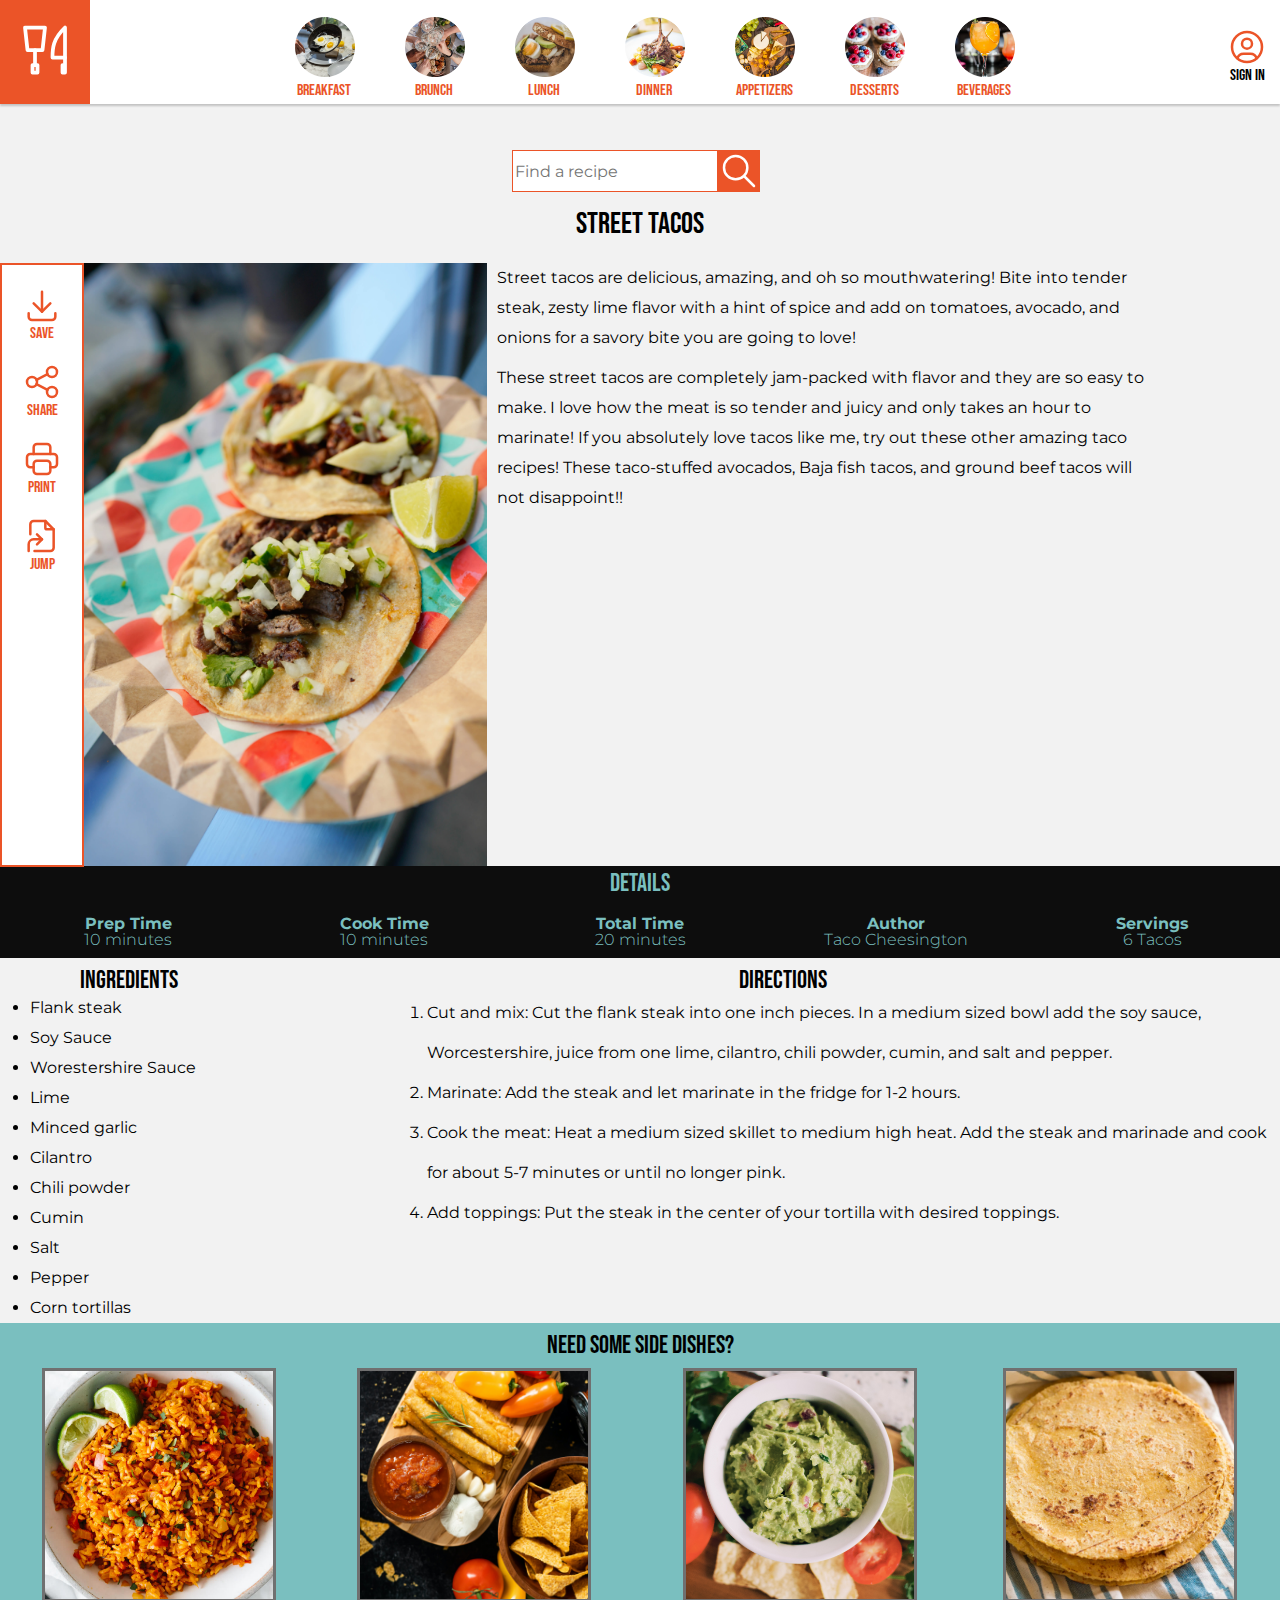
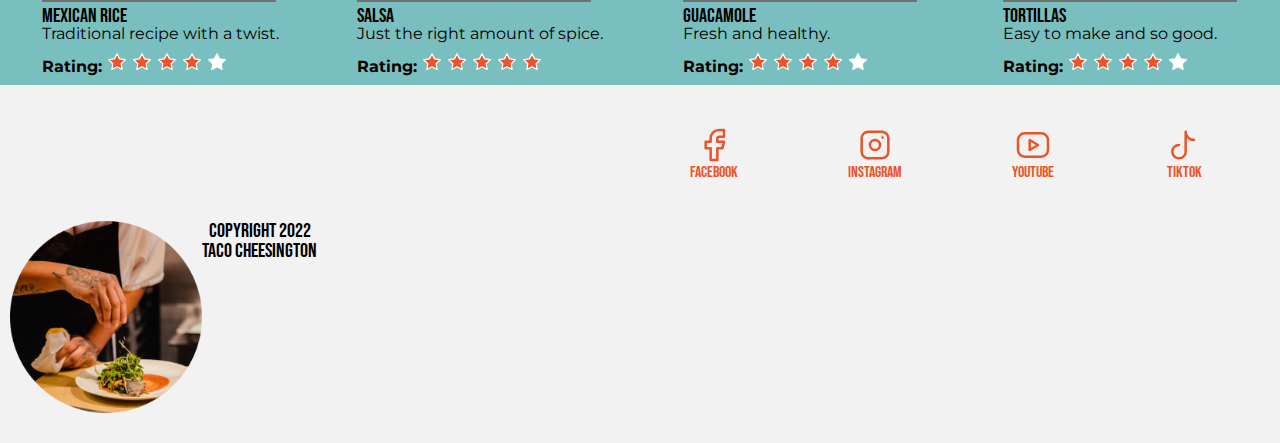
<file: index.html>
<!DOCTYPE html>
<html lang="en">

<head>
    <meta charset="UTF-8">
    <meta http-equiv="X-UA-Compatible" content="IE=edge">
    <meta name="viewport" content="width=device-width, initial-scale=1.0">
    <title>Recipe</title>
    <link rel="stylesheet" href="styles.css">
    <link rel="preconnect" href="https://fonts.googleapis.com">
    <link rel="preconnect" href="https://fonts.gstatic.com" crossorigin>
    <link
        href="https://fonts.googleapis.com/css2?family=Bebas+Neue&family=Montserrat:ital,wght@0,400;0,700;1,400&display=swap"
        rel="stylesheet">
</head>

<body>
    <header>
        <h1 class="good-eats-street-tacos">Good Eats- Street Tacos</h1>
        <div class="spacer"></div>
    </header>
    <main>
        <aside>
            <h2>Street Tacos</h2>
            <menu class="sidebar">
                <!--save-->
                <li>
                    <a href="#save">
                        <svg xmlns="http://www.w3.org/2000/svg" class="icon icon-tabler icon-tabler-download" width="40"
                            height="40" viewBox="0 0 24 24" stroke-width="1.5" stroke="#EB5428" fill="none"
                            stroke-linecap="round" stroke-linejoin="round">
                            <path stroke="none" d="M0 0h24v24H0z" fill="none" />
                            <path d="M4 17v2a2 2 0 0 0 2 2h12a2 2 0 0 0 2 -2v-2" />
                            <polyline points="7 11 12 16 17 11" />
                            <line x1="12" y1="4" x2="12" y2="16" />
                        </svg>
                        <span>Save</span>
                    </a>
                </li>
                <!--share-->
                <li>
                    <a href="#share">
                        <svg xmlns="http://www.w3.org/2000/svg" class="icon icon-tabler icon-tabler-share" width="40"
                            height="40" viewBox="0 0 24 24" stroke-width="1.5" stroke="#EB5428" fill="none"
                            stroke-linecap="round" stroke-linejoin="round">
                            <path stroke="none" d="M0 0h24v24H0z" fill="none" />
                            <circle cx="6" cy="12" r="3" />
                            <circle cx="18" cy="6" r="3" />
                            <circle cx="18" cy="18" r="3" />
                            <line x1="8.7" y1="10.7" x2="15.3" y2="7.3" />
                            <line x1="8.7" y1="13.3" x2="15.3" y2="16.7" />
                        </svg>
                        <span>Share</span>
                    </a>
                </li>
                <!--print-->
                <li>
                    <a href="#print">
                        <svg xmlns="http://www.w3.org/2000/svg" class="icon icon-tabler icon-tabler-printer" width="40"
                            height="40" viewBox="0 0 24 24" stroke-width="1.5" stroke="#EB5428" fill="none"
                            stroke-linecap="round" stroke-linejoin="round">
                            <path stroke="none" d="M0 0h24v24H0z" fill="none" />
                            <path d="M17 17h2a2 2 0 0 0 2 -2v-4a2 2 0 0 0 -2 -2h-14a2 2 0 0 0 -2 2v4a2 2 0 0 0 2 2h2" />
                            <path d="M17 9v-4a2 2 0 0 0 -2 -2h-6a2 2 0 0 0 -2 2v4" />
                            <rect x="7" y="13" width="10" height="8" rx="2" />
                        </svg>
                        <span>Print</span>
                    </a>
                </li>
                <!--jump-->
                <li>
                    <a href="#jump-to-recipe">
                        <svg xmlns="http://www.w3.org/2000/svg" class="icon icon-tabler icon-tabler-file-symlink"
                            width="40" height="40" viewBox="0 0 24 24" stroke-width="1.5" stroke="#EB5428" fill="none"
                            stroke-linecap="round" stroke-linejoin="round">
                            <path stroke="none" d="M0 0h24v24H0z" fill="none" />
                            <path d="M4 21v-4a3 3 0 0 1 3 -3h5" />
                            <path d="M9 17l3 -3l-3 -3" />
                            <path d="M14 3v4a1 1 0 0 0 1 1h4" />
                            <path d="M5 11v-6a2 2 0 0 1 2 -2h7l5 5v11a2 2 0 0 1 -2 2h-9.5" />
                        </svg>
                        <span>Jump</span>
                    </a>
                </li>
            </menu>
        </aside>
        <img class="tacos" src="images/street-tacos.png" alt="image of street tacos">
        <p class="paragraph-1">Street tacos are delicious, amazing, and oh so mouthwatering! Bite into tender steak,
            zesty lime
            flavor
            with a hint of spice and add on tomatoes, avocado, and onions for a savory bite you are going to
            love!
        </p>
        <p class="paragraph-2">These street tacos are completely jam-packed with flavor and they are so easy to make. I
            love how the
            meat is so tender and juicy and only takes an hour to marinate! If you absolutely love tacos like
            me,
            try out these other amazing taco recipes! These taco-stuffed avocados, Baja fish tacos, and ground
            beef
            tacos will not disappoint!!</p>
        <section id="details">
            <h3>Details</h3>
            <dl class="details-grid-parent">
                <div class="grid-1">
                    <dt>Prep Time</dt>
                    <dd>10 minutes</dd>
                </div>
                <div class="grid-2">
                    <dt>Cook Time</dt>
                    <dd>10 minutes</dd>
                </div>
                <div class="grid-3">
                    <dt>Total Time</dt>
                    <dd>20 minutes</dd>
                </div>
                <div class="grid-4">
                    <dt>Author</dt>
                    <dd>Taco Cheesington</dd>
                </div>
                <div class="grid-5">
                    <dt>Servings</dt>
                    <dd>6 Tacos</dd>
                </div>
            </dl>
        </section>
        <div class="ingredients-directions-grid-parent">
            <section id="ingredients">
                <div class="ingredients-grid">
                    <h3>Ingredients</h3>
                    <ul class="ingredients">
                        <li>Flank steak</li>
                        <li>Soy Sauce</li>
                        <li>Worestershire Sauce</li>
                        <li>Lime</li>
                        <li>Minced garlic</li>
                        <li>Cilantro</li>
                        <li>Chili powder</li>
                        <li>Cumin</li>
                        <li>Salt</li>
                        <li>Pepper</li>
                        <li>Corn tortillas</li>
                    </ul>
                </div>
            </section>
            <section id="directions">
                <div class="directions-grid">
                    <h3>Directions</h3>
                    <ol class="directions">
                        <li>
                            <p>Cut and mix: Cut the flank steak into one inch pieces. In a medium sized bowl add the soy
                                sauce, Worcestershire, juice from one lime, cilantro, chili powder, cumin, and salt and
                                pepper.</p>
                        </li>
                        <li>
                            <p>Marinate: Add the steak and let marinate in the fridge for 1-2 hours.</p>
                        </li>
                        <li>
                            <p>Cook the meat: Heat a medium sized skillet to medium high heat. Add the steak and
                                marinade and
                                cook for about 5-7 minutes or until no longer pink.</p>
                        </li>
                        <li>
                            <p>Add toppings: Put the steak in the center of your tortilla with desired toppings.</p>
                        </li>
                    </ol>
                </div>
            </section>
        </div>
    </main>
    <section id="extra-dishes">
        <h3>Need some side dishes?</h3>
        <div class="dishes-grid-parent">
            <div class="mexican-rice">
                <img src="images/mexican-rice.png" alt="image of mexican rice">
                <h4>Mexican Rice</h4>
                <p>Traditional recipe with a twist.</p>
                <p class="rating">Rating:
                    <svg xmlns="http://www.w3.org/2000/svg" class="icon icon-tabler icon-tabler-star" width="20"
                        height="20" viewBox="0 0 24 24" stroke-width="1.5" stroke="#ffffff" fill="#EB5428"
                        stroke-linecap="round" stroke-linejoin="round">
                        <path stroke="none" d="M0 0h24v24H0z" fill="none" />
                        <path
                            d="M12 17.75l-6.172 3.245l1.179 -6.873l-5 -4.867l6.9 -1l3.086 -6.253l3.086 6.253l6.9 1l-5 4.867l1.179 6.873z" />
                    </svg>
                    <svg xmlns="http://www.w3.org/2000/svg" class="icon icon-tabler icon-tabler-star" width="20"
                        height="20" viewBox="0 0 24 24" stroke-width="1.5" stroke="#ffffff" fill="#EB5428"
                        stroke-linecap="round" stroke-linejoin="round">
                        <path stroke="none" d="M0 0h24v24H0z" fill="none" />
                        <path
                            d="M12 17.75l-6.172 3.245l1.179 -6.873l-5 -4.867l6.9 -1l3.086 -6.253l3.086 6.253l6.9 1l-5 4.867l1.179 6.873z" />
                    </svg>
                    <svg xmlns="http://www.w3.org/2000/svg" class="icon icon-tabler icon-tabler-star" width="20"
                        height="20" viewBox="0 0 24 24" stroke-width="1.5" stroke="#ffffff" fill="#EB5428"
                        stroke-linecap="round" stroke-linejoin="round">
                        <path stroke="none" d="M0 0h24v24H0z" fill="none" />
                        <path
                            d="M12 17.75l-6.172 3.245l1.179 -6.873l-5 -4.867l6.9 -1l3.086 -6.253l3.086 6.253l6.9 1l-5 4.867l1.179 6.873z" />
                    </svg>
                    <svg xmlns="http://www.w3.org/2000/svg" class="icon icon-tabler icon-tabler-star" width="20"
                        height="20" viewBox="0 0 24 24" stroke-width="1.5" stroke="#ffffff" fill="#EB5428"
                        stroke-linecap="round" stroke-linejoin="round">
                        <path stroke="none" d="M0 0h24v24H0z" fill="none" />
                        <path
                            d="M12 17.75l-6.172 3.245l1.179 -6.873l-5 -4.867l6.9 -1l3.086 -6.253l3.086 6.253l6.9 1l-5 4.867l1.179 6.873z" />
                    </svg>
                    <svg xmlns="http://www.w3.org/2000/svg" class="icon icon-tabler icon-tabler-star" width="20"
                        height="20" viewBox="0 0 24 24" stroke-width="1.5" stroke="#ffffff" fill="#ffffff"
                        stroke-linecap="round" stroke-linejoin="round">
                        <path stroke="none" d="M0 0h24v24H0z" fill="none" />
                        <path
                            d="M12 17.75l-6.172 3.245l1.179 -6.873l-5 -4.867l6.9 -1l3.086 -6.253l3.086 6.253l6.9 1l-5 4.867l1.179 6.873z" />
                    </svg>
                </p>
            </div>
            <div class="salsa">
                <img src="images/salsa.png" alt="image of salsa">
                <h4>Salsa</h4>
                <p>Just the right amount of spice.</p>
                <p class="rating">Rating:
                    <svg xmlns="http://www.w3.org/2000/svg" class="icon icon-tabler icon-tabler-star" width="20"
                        height="20" viewBox="0 0 24 24" stroke-width="1.5" stroke="#ffffff" fill="#EB5428"
                        stroke-linecap="round" stroke-linejoin="round">
                        <path stroke="none" d="M0 0h24v24H0z" fill="none" />
                        <path
                            d="M12 17.75l-6.172 3.245l1.179 -6.873l-5 -4.867l6.9 -1l3.086 -6.253l3.086 6.253l6.9 1l-5 4.867l1.179 6.873z" />
                    </svg>
                    <svg xmlns="http://www.w3.org/2000/svg" class="icon icon-tabler icon-tabler-star" width="20"
                        height="20" viewBox="0 0 24 24" stroke-width="1.5" stroke="#ffffff" fill="#EB5428"
                        stroke-linecap="round" stroke-linejoin="round">
                        <path stroke="none" d="M0 0h24v24H0z" fill="none" />
                        <path
                            d="M12 17.75l-6.172 3.245l1.179 -6.873l-5 -4.867l6.9 -1l3.086 -6.253l3.086 6.253l6.9 1l-5 4.867l1.179 6.873z" />
                    </svg>
                    <svg xmlns="http://www.w3.org/2000/svg" class="icon icon-tabler icon-tabler-star" width="20"
                        height="20" viewBox="0 0 24 24" stroke-width="1.5" stroke="#ffffff" fill="#EB5428"
                        stroke-linecap="round" stroke-linejoin="round">
                        <path stroke="none" d="M0 0h24v24H0z" fill="none" />
                        <path
                            d="M12 17.75l-6.172 3.245l1.179 -6.873l-5 -4.867l6.9 -1l3.086 -6.253l3.086 6.253l6.9 1l-5 4.867l1.179 6.873z" />
                    </svg>
                    <svg xmlns="http://www.w3.org/2000/svg" class="icon icon-tabler icon-tabler-star" width="20"
                        height="20" viewBox="0 0 24 24" stroke-width="1.5" stroke="#ffffff" fill="#EB5428"
                        stroke-linecap="round" stroke-linejoin="round">
                        <path stroke="none" d="M0 0h24v24H0z" fill="none" />
                        <path
                            d="M12 17.75l-6.172 3.245l1.179 -6.873l-5 -4.867l6.9 -1l3.086 -6.253l3.086 6.253l6.9 1l-5 4.867l1.179 6.873z" />
                    </svg>
                    <svg xmlns="http://www.w3.org/2000/svg" class="icon icon-tabler icon-tabler-star" width="20"
                        height="20" viewBox="0 0 24 24" stroke-width="1.5" stroke="#ffffff" fill="#EB5428"
                        stroke-linecap="round" stroke-linejoin="round">
                        <path stroke="none" d="M0 0h24v24H0z" fill="none" />
                        <path
                            d="M12 17.75l-6.172 3.245l1.179 -6.873l-5 -4.867l6.9 -1l3.086 -6.253l3.086 6.253l6.9 1l-5 4.867l1.179 6.873z" />
                    </svg>
                </p>
            </div>
            <div class="guacamole">
                <img src="images/guacamole.png" alt="image of guacamole">
                <h4>Guacamole</h4>
                <p>Fresh and healthy.</p>
                <p class="rating">Rating:
                    <svg xmlns="http://www.w3.org/2000/svg" class="icon icon-tabler icon-tabler-star" width="20"
                        height="20" viewBox="0 0 24 24" stroke-width="1.5" stroke="#ffffff" fill="#EB5428"
                        stroke-linecap="round" stroke-linejoin="round">
                        <path stroke="none" d="M0 0h24v24H0z" fill="none" />
                        <path
                            d="M12 17.75l-6.172 3.245l1.179 -6.873l-5 -4.867l6.9 -1l3.086 -6.253l3.086 6.253l6.9 1l-5 4.867l1.179 6.873z" />
                    </svg>
                    <svg xmlns="http://www.w3.org/2000/svg" class="icon icon-tabler icon-tabler-star" width="20"
                        height="20" viewBox="0 0 24 24" stroke-width="1.5" stroke="#ffffff" fill="#EB5428"
                        stroke-linecap="round" stroke-linejoin="round">
                        <path stroke="none" d="M0 0h24v24H0z" fill="none" />
                        <path
                            d="M12 17.75l-6.172 3.245l1.179 -6.873l-5 -4.867l6.9 -1l3.086 -6.253l3.086 6.253l6.9 1l-5 4.867l1.179 6.873z" />
                    </svg>
                    <svg xmlns="http://www.w3.org/2000/svg" class="icon icon-tabler icon-tabler-star" width="20"
                        height="20" viewBox="0 0 24 24" stroke-width="1.5" stroke="#ffffff" fill="#EB5428"
                        stroke-linecap="round" stroke-linejoin="round">
                        <path stroke="none" d="M0 0h24v24H0z" fill="none" />
                        <path
                            d="M12 17.75l-6.172 3.245l1.179 -6.873l-5 -4.867l6.9 -1l3.086 -6.253l3.086 6.253l6.9 1l-5 4.867l1.179 6.873z" />
                    </svg>
                    <svg xmlns="http://www.w3.org/2000/svg" class="icon icon-tabler icon-tabler-star" width="20"
                        height="20" viewBox="0 0 24 24" stroke-width="1.5" stroke="#ffffff" fill="#EB5428"
                        stroke-linecap="round" stroke-linejoin="round">
                        <path stroke="none" d="M0 0h24v24H0z" fill="none" />
                        <path
                            d="M12 17.75l-6.172 3.245l1.179 -6.873l-5 -4.867l6.9 -1l3.086 -6.253l3.086 6.253l6.9 1l-5 4.867l1.179 6.873z" />
                    </svg>
                    <svg xmlns="http://www.w3.org/2000/svg" class="icon icon-tabler icon-tabler-star" width="20"
                        height="20" viewBox="0 0 24 24" stroke-width="1.5" stroke="#ffffff" fill="#ffffff"
                        stroke-linecap="round" stroke-linejoin="round">
                        <path stroke="none" d="M0 0h24v24H0z" fill="none" />
                        <path
                            d="M12 17.75l-6.172 3.245l1.179 -6.873l-5 -4.867l6.9 -1l3.086 -6.253l3.086 6.253l6.9 1l-5 4.867l1.179 6.873z" />
                    </svg>
                </p>
            </div>
            <div class="tortillas">
                <img src="images/tortillas.png" alt="image of tortillas">
                <h4>Tortillas</h4>
                <p>Easy to make and so good.</p>
                <p class="rating">Rating:
                    <svg xmlns="http://www.w3.org/2000/svg" class="icon icon-tabler icon-tabler-star" width="20"
                        height="20" viewBox="0 0 24 24" stroke-width="1.5" stroke="#ffffff" fill="#EB5428"
                        stroke-linecap="round" stroke-linejoin="round">
                        <path stroke="none" d="M0 0h24v24H0z" fill="none" />
                        <path
                            d="M12 17.75l-6.172 3.245l1.179 -6.873l-5 -4.867l6.9 -1l3.086 -6.253l3.086 6.253l6.9 1l-5 4.867l1.179 6.873z" />
                    </svg>
                    <svg xmlns="http://www.w3.org/2000/svg" class="icon icon-tabler icon-tabler-star" width="20"
                        height="20" viewBox="0 0 24 24" stroke-width="1.5" stroke="#ffffff" fill="#EB5428"
                        stroke-linecap="round" stroke-linejoin="round">
                        <path stroke="none" d="M0 0h24v24H0z" fill="none" />
                        <path
                            d="M12 17.75l-6.172 3.245l1.179 -6.873l-5 -4.867l6.9 -1l3.086 -6.253l3.086 6.253l6.9 1l-5 4.867l1.179 6.873z" />
                    </svg>
                    <svg xmlns="http://www.w3.org/2000/svg" class="icon icon-tabler icon-tabler-star" width="20"
                        height="20" viewBox="0 0 24 24" stroke-width="1.5" stroke="#ffffff" fill="#EB5428"
                        stroke-linecap="round" stroke-linejoin="round">
                        <path stroke="none" d="M0 0h24v24H0z" fill="none" />
                        <path
                            d="M12 17.75l-6.172 3.245l1.179 -6.873l-5 -4.867l6.9 -1l3.086 -6.253l3.086 6.253l6.9 1l-5 4.867l1.179 6.873z" />
                    </svg>
                    <svg xmlns="http://www.w3.org/2000/svg" class="icon icon-tabler icon-tabler-star" width="20"
                        height="20" viewBox="0 0 24 24" stroke-width="1.5" stroke="#ffffff" fill="#EB5428"
                        stroke-linecap="round" stroke-linejoin="round">
                        <path stroke="none" d="M0 0h24v24H0z" fill="none" />
                        <path
                            d="M12 17.75l-6.172 3.245l1.179 -6.873l-5 -4.867l6.9 -1l3.086 -6.253l3.086 6.253l6.9 1l-5 4.867l1.179 6.873z" />
                    </svg>
                    <svg xmlns="http://www.w3.org/2000/svg" class="icon icon-tabler icon-tabler-star" width="20"
                        height="20" viewBox="0 0 24 24" stroke-width="1.5" stroke="#ffffff" fill="#ffffff"
                        stroke-linecap="round" stroke-linejoin="round">
                        <path stroke="none" d="M0 0h24v24H0z" fill="none" />
                        <path
                            d="M12 17.75l-6.172 3.245l1.179 -6.873l-5 -4.867l6.9 -1l3.086 -6.253l3.086 6.253l6.9 1l-5 4.867l1.179 6.873z" />
                    </svg>
                </p>
            </div>
        </div>
    </section>
    <nav id="navigation">
        <h3>Main Navigation</h3>

        <ul class="nav-flex">
            <li class="home">
                <a href="#home">
                    <svg xmlns="http://www.w3.org/2000/svg" class="icon icon-tabler icon-tabler-tools-kitchen"
                        width="60" height="60" viewBox="0 0 24 24" stroke-width="1.5" stroke="#ffffff" fill="none"
                        stroke-linecap="round" stroke-linejoin="round">
                        <path stroke="none" d="M0 0h24v24H0z" fill="none" />
                        <path d="M4 3h8l-1 9h-6z" />
                        <path d="M7 18h2v3h-2z" />
                        <path d="M20 3v12h-5c-.023 -3.681 .184 -7.406 5 -12z" />
                        <path d="M20 15v6h-1v-3" />
                        <line x1="8" y1="12" x2="8" y2="18" />
                    </svg>
                    <span class="home-span">Home</span>
                </a>
            </li>
            <li class="nav-food">
                <a href="#breakfast">
                    <img src="images/breakfast.png" alt="image of eggs on a pan">
                    <span>Breakfast</span>
                </a>
            </li>
            <li class="nav-food">
                <a href="#brunch">
                    <img src="images/brunch.png" alt="image of a group of people connecting glasses together">
                    <span>Brunch</span>
                </a>
            </li>
            <li class="nav-food">
                <a href="#lunch">
                    <img src="images/lunch.png" alt="image of avocado toast">
                    <span>Lunch</span>
                </a>
            </li>
            <li class="nav-food">
                <a href="#dinner">
                    <img src="images/dinner.png" alt="image of lamb chops">
                    <span>Dinner</span>
                </a>
            </li>
            <li class="nav-food">
                <a href="#appetizers">
                    <img src="images/appetizers.png" alt="image of a charcuterie board">
                    <span>Appetizers</span>
                </a>
            </li>
            <li class="nav-food">
                <a href="#desserts">
                    <img src="images/desserts.png" alt="image of pastries with berries on top">
                    <span>Desserts</span>
                </a>
            </li>
            <li class="nav-food">
                <a href="#beverages">
                    <img src="images/beverages.png" alt="image of a mimosa">
                    <span>Beverages</span>
                </a>
            </li>
            <li class="avatar">
                <a href="#avatar">
                    <svg xmlns="http://www.w3.org/2000/svg" class="icon icon-tabler icon-tabler-user-circle" width="40"
                        height="40" viewBox="0 0 24 24" stroke-width="1.5" stroke="#EB5428" fill="none"
                        stroke-linecap="round" stroke-linejoin="round">
                        <path stroke="none" d="M0 0h24v24H0z" fill="none" />
                        <circle cx="12" cy="12" r="9" />
                        <circle cx="12" cy="10" r="3" />
                        <path d="M6.168 18.849a4 4 0 0 1 3.832 -2.849h4a4 4 0 0 1 3.834 2.855" />
                    </svg>
                    <span>Sign In</span>
                </a>
            </li>
        </ul>
        <div class="search">
            <h4>Search</h4>
            <input type="text" name="search" id="search" placeholder="Find a recipe">
            <a href="#search">
                <svg xmlns="http://www.w3.org/2000/svg" class="icon icon-tabler icon-tabler-search" width="40"
                    height="40" viewBox="0 0 24 24" stroke-width="1.5" stroke="#EB5428" fill="none"
                    stroke-linecap="round" stroke-linejoin="round">
                    <path stroke="none" d="M0 0h24v24H0z" fill="none" />
                    <circle cx="10" cy="10" r="7" />
                    <line x1="21" y1="21" x2="15" y2="15" />
                </svg>
            </a>
        </div>
    </nav>
    <footer>
        <section id="connect">
            <h3>Connect</h3>
            <h4>Social Media Links</h4>
            <ul class="connect-icons">
                <li>
                    <a href="#facebook">
                        <svg xmlns="http://www.w3.org/2000/svg" class="icon icon-tabler icon-tabler-brand-facebook"
                            width="40" height="40" viewBox="0 0 24 24" stroke-width="1.5" stroke="#EB5428" fill="none"
                            stroke-linecap="round" stroke-linejoin="round">
                            <path stroke="none" d="M0 0h24v24H0z" fill="none" />
                            <path d="M7 10v4h3v7h4v-7h3l1 -4h-4v-2a1 1 0 0 1 1 -1h3v-4h-3a5 5 0 0 0 -5 5v2h-3" />
                        </svg>
                        <span>Facebook</span>
                    </a>
                </li>
                <li>
                    <a href="#instagram">
                        <svg xmlns="http://www.w3.org/2000/svg" class="icon icon-tabler icon-tabler-brand-instagram"
                            width="40" height="40" viewBox="0 0 24 24" stroke-width="1.5" stroke="#EB5428" fill="none"
                            stroke-linecap="round" stroke-linejoin="round">
                            <path stroke="none" d="M0 0h24v24H0z" fill="none" />
                            <rect x="4" y="4" width="16" height="16" rx="4" />
                            <circle cx="12" cy="12" r="3" />
                            <line x1="16.5" y1="7.5" x2="16.5" y2="7.501" />
                        </svg>
                        <span>Instagram</span>
                    </a>
                </li>
                <li>
                    <a href="youtube">
                        <svg xmlns="http://www.w3.org/2000/svg" class="icon icon-tabler icon-tabler-brand-youtube"
                            width="40" height="40" viewBox="0 0 24 24" stroke-width="1.5" stroke="#EB5428" fill="none"
                            stroke-linecap="round" stroke-linejoin="round">
                            <path stroke="none" d="M0 0h24v24H0z" fill="none" />
                            <rect x="3" y="5" width="18" height="14" rx="4" />
                            <path d="M10 9l5 3l-5 3z" />
                        </svg>
                        <span>YouTube</span>
                    </a>
                </li>
                <li>
                    <a href="#tiktok">
                        <svg xmlns="http://www.w3.org/2000/svg" class="icon icon-tabler icon-tabler-brand-tiktok" width="40"
                            height="40" viewBox="0 0 24 24" stroke-width="1.5" stroke="#EB5428" fill="none"
                            stroke-linecap="round" stroke-linejoin="round">
                            <path stroke="none" d="M0 0h24v24H0z" fill="none" />
                            <path d="M9 12a4 4 0 1 0 4 4v-12a5 5 0 0 0 5 5" />
                        </svg>
                        <span>TikTok</span>
                    </a>
                </li>
            </ul>
            <div class="contact-info">
                <h4>Good Eats</h4>
                <p>Copyright 2022 <br> Taco Cheesington</p>
                <img src="images/taco-cheesington.png" alt="image of a chef sprinkling seasoning on a dish">
            </div>
        </section>
    </footer>
</body>

</html>
</file>
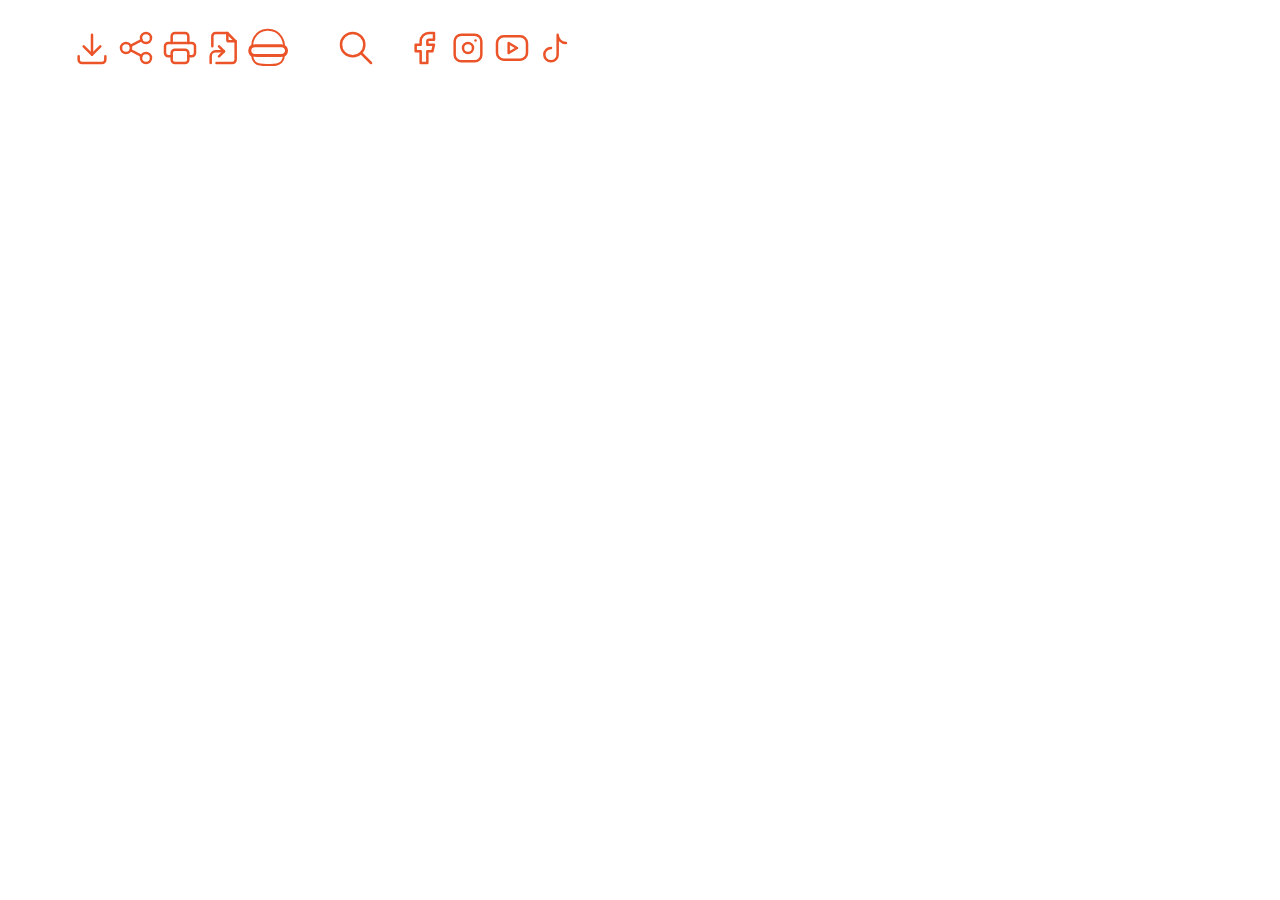
<file: svgs.html>
<!DOCTYPE html>
<html lang="en">
<head>
    <meta charset="UTF-8">
    <meta http-equiv="X-UA-Compatible" content="IE=edge">
    <meta name="viewport" content="width=device-width, initial-scale=1.0">
    <title>SVGs</title>
</head>
<body>
    <!--logo-->
    <svg id="logo" xmlns="http://www.w3.org/2000/svg" class="icon icon-tabler icon-tabler-tools-kitchen" width="60" height="60" viewBox="0 0 24 24" stroke-width="1.5" stroke="#ffffff" fill="none" stroke-linecap="round" stroke-linejoin="round">
        <path stroke="none" d="M0 0h24v24H0z" fill="none"/>
        <path d="M4 3h8l-1 9h-6z" />
        <path d="M7 18h2v3h-2z" />
        <path d="M20 3v12h-5c-.023 -3.681 .184 -7.406 5 -12z" />
        <path d="M20 15v6h-1v-3" />
        <line x1="8" y1="12" x2="8" y2="18" />
      </svg>
    <!--save-->
    <svg id="save" xmlns="http://www.w3.org/2000/svg" class="icon icon-tabler icon-tabler-download" width="40" height="40" viewBox="0 0 24 24" stroke-width="1.5" stroke="#EB5428" fill="none" stroke-linecap="round" stroke-linejoin="round">
        <path stroke="none" d="M0 0h24v24H0z" fill="none"/>
        <path d="M4 17v2a2 2 0 0 0 2 2h12a2 2 0 0 0 2 -2v-2" />
        <polyline points="7 11 12 16 17 11" />
        <line x1="12" y1="4" x2="12" y2="16" />
      </svg>
    <!--share-->
    <svg id="share" xmlns="http://www.w3.org/2000/svg" class="icon icon-tabler icon-tabler-share" width="40" height="40" viewBox="0 0 24 24" stroke-width="1.5" stroke="#EB5428" fill="none" stroke-linecap="round" stroke-linejoin="round">
        <path stroke="none" d="M0 0h24v24H0z" fill="none"/>
        <circle cx="6" cy="12" r="3" />
        <circle cx="18" cy="6" r="3" />
        <circle cx="18" cy="18" r="3" />
        <line x1="8.7" y1="10.7" x2="15.3" y2="7.3" />
        <line x1="8.7" y1="13.3" x2="15.3" y2="16.7" />
      </svg>
    <!--print-->
    <svg id="print" xmlns="http://www.w3.org/2000/svg" class="icon icon-tabler icon-tabler-printer" width="40" height="40" viewBox="0 0 24 24" stroke-width="1.5" stroke="#EB5428" fill="none" stroke-linecap="round" stroke-linejoin="round">
        <path stroke="none" d="M0 0h24v24H0z" fill="none"/>
        <path d="M17 17h2a2 2 0 0 0 2 -2v-4a2 2 0 0 0 -2 -2h-14a2 2 0 0 0 -2 2v4a2 2 0 0 0 2 2h2" />
        <path d="M17 9v-4a2 2 0 0 0 -2 -2h-6a2 2 0 0 0 -2 2v4" />
        <rect x="7" y="13" width="10" height="8" rx="2" />
      </svg>
    <!--jump-->
    <svg id="jump" xmlns="http://www.w3.org/2000/svg" class="icon icon-tabler icon-tabler-file-symlink" width="40" height="40" viewBox="0 0 24 24" stroke-width="1.5" stroke="#EB5428" fill="none" stroke-linecap="round" stroke-linejoin="round">
        <path stroke="none" d="M0 0h24v24H0z" fill="none"/>
        <path d="M4 21v-4a3 3 0 0 1 3 -3h5" />
        <path d="M9 17l3 -3l-3 -3" />
        <path d="M14 3v4a1 1 0 0 0 1 1h4" />
        <path d="M5 11v-6a2 2 0 0 1 2 -2h7l5 5v11a2 2 0 0 1 -2 2h-9.5" />
      </svg>
    <!--hamburger-->
    <svg id="hamburger" xmlns="http://www.w3.org/2000/svg" width="40" height="40" style="enable-background:new 0 0 40 40" xml:space="preserve">
        <path d="M36 17.6c.1 1.8.1 3.6.1 5.4.1 2.7 0 5.5-.9 8-.5 1.4-1.3 2.6-2.4 3.6-3.3 2.7-6 2.4-12.6 2.4-4.6 0-9.2.2-12.2-1.9-2.5-1.8-3.6-4.2-3.8-7.1-.2-3.6.1-7.2.1-10.8 0-2.6.6-5.1 1.9-7.4 2.5-4.5 7.3-7.5 12.4-8 .4-.1.9-.1 1.4-.1 5.2 0 10.1 2.6 13 6.8 1 1.5 1.8 3.1 2.3 4.9.4 1.3.6 2.7.7 4.2z" style="fill:none;stroke:#eb5428;stroke-width:2;stroke-miterlimit:10"/>
        <path d="M36.1 22.6c0 .5-.1 1-.5 1.4-.5.7-1.4 1.2-2.6 1.3-2.8.2-5.8.1-8.6.1h-12c-1.3 0-2.6 0-3.8-.1-1.1 0-2.4 0-3.3-.6-.8-.6-1.2-1.4-1.2-2.2 0-.9.3-1.8 1.5-2.3.9-.4 2-.5 3.1-.5 1.4 0 2.8-.1 4.3-.1h14.5c1.2 0 2.3 0 3.5.1 1.7.1 3.3-.1 4.4 1 .3.6.7 1.3.7 1.9z" style="fill:none;stroke:#fff;stroke-width:2.0832;stroke-miterlimit:10"/>
        <path d="M38.5 22.6c0 .9-.2 1.7-.5 2.5-.6 1.3-1.7 2.1-3 2.2-3.3.3-6.7.2-9.9.2H11.2c-1.5 0-3-.1-4.4-.1-1.3-.1-2.8 0-3.8-1-.9-1-1.3-2.5-1.3-3.8 0-1.6.3-3.1 1.7-4 1-.7 2.3-.8 3.5-.8 1.6-.1 3.3-.1 4.9-.1H28.5c1.3 0 2.7 0 4 .1 2 .1 3.8-.1 5.1 1.7.5.9.9 2 .9 3.1z" style="fill:none;stroke:#eb5428;stroke-width:2.9408;stroke-miterlimit:10"/>
      </svg>
    <!--avatar-->
    <svg id="avatar" xmlns="http://www.w3.org/2000/svg" class="icon icon-tabler icon-tabler-user-circle" width="40" height="40" viewBox="0 0 24 24" stroke-width="1.5" stroke="#ffffff" fill="none" stroke-linecap="round" stroke-linejoin="round">
        <path stroke="none" d="M0 0h24v24H0z" fill="none"/>
        <circle cx="12" cy="12" r="9" />
        <circle cx="12" cy="10" r="3" />
        <path d="M6.168 18.849a4 4 0 0 1 3.832 -2.849h4a4 4 0 0 1 3.834 2.855" />
      </svg>
    <!--search-->
    <svg id="search" xmlns="http://www.w3.org/2000/svg" class="icon icon-tabler icon-tabler-search" width="40" height="40" viewBox="0 0 24 24" stroke-width="1.5" stroke="#EB5428" fill="none" stroke-linecap="round" stroke-linejoin="round">
        <path stroke="none" d="M0 0h24v24H0z" fill="none"/>
        <circle cx="10" cy="10" r="7" />
        <line x1="21" y1="21" x2="15" y2="15" />
    </svg>
    <!--star-->
    <svg id="star" xmlns="http://www.w3.org/2000/svg" class="icon icon-tabler icon-tabler-star" width="20" height="20" viewBox="0 0 24 24" stroke-width="1.5" stroke="#ffffff" fill="#ffffff" stroke-linecap="round" stroke-linejoin="round">
      <path stroke="none" d="M0 0h24v24H0z" fill="none"/>
      <path d="M12 17.75l-6.172 3.245l1.179 -6.873l-5 -4.867l6.9 -1l3.086 -6.253l3.086 6.253l6.9 1l-5 4.867l1.179 6.873z" />
    </svg>
    <!--facebook-->
    <svg id="facebook" xmlns="http://www.w3.org/2000/svg" class="icon icon-tabler icon-tabler-brand-facebook" width="40" height="40" viewBox="0 0 24 24" stroke-width="1.5" stroke="#EB5428" fill="none" stroke-linecap="round" stroke-linejoin="round">
        <path stroke="none" d="M0 0h24v24H0z" fill="none"/>
        <path d="M7 10v4h3v7h4v-7h3l1 -4h-4v-2a1 1 0 0 1 1 -1h3v-4h-3a5 5 0 0 0 -5 5v2h-3" />
      </svg>
    <!--instagram-->
    <svg id="instagram" xmlns="http://www.w3.org/2000/svg" class="icon icon-tabler icon-tabler-brand-instagram" width="40" height="40" viewBox="0 0 24 24" stroke-width="1.5" stroke="#EB5428" fill="none" stroke-linecap="round" stroke-linejoin="round">
        <path stroke="none" d="M0 0h24v24H0z" fill="none"/>
        <rect x="4" y="4" width="16" height="16" rx="4" />
        <circle cx="12" cy="12" r="3" />
        <line x1="16.5" y1="7.5" x2="16.5" y2="7.501" />
      </svg>
    <!--youtube-->
    <svg id="youtube" xmlns="http://www.w3.org/2000/svg" class="icon icon-tabler icon-tabler-brand-youtube" width="40" height="40" viewBox="0 0 24 24" stroke-width="1.5" stroke="#EB5428" fill="none" stroke-linecap="round" stroke-linejoin="round">
        <path stroke="none" d="M0 0h24v24H0z" fill="none"/>
        <rect x="3" y="5" width="18" height="14" rx="4" />
        <path d="M10 9l5 3l-5 3z" />
      </svg>
    <!--tiktok-->
    <svg id="tiktok" xmlns="http://www.w3.org/2000/svg" class="icon icon-tabler icon-tabler-brand-tiktok" width="40" height="40" viewBox="0 0 24 24" stroke-width="1.5" stroke="#EB5428" fill="none" stroke-linecap="round" stroke-linejoin="round">
        <path stroke="none" d="M0 0h24v24H0z" fill="none"/>
        <path d="M9 12a4 4 0 1 0 4 4v-12a5 5 0 0 0 5 5" />
      </svg>
</body>
</html>
</file>
<file: styles.css>
/* http://meyerweb.com/eric/tools/css/reset/ 
   v2.0 | 20110126
   License: none (public domain)
*/

html,
body,
div,
span,
applet,
object,
iframe,
h1,
h2,
h3,
h4,
h5,
h6,
p,
blockquote,
pre,
a,
abbr,
acronym,
address,
big,
cite,
code,
del,
dfn,
em,
img,
ins,
kbd,
q,
s,
samp,
small,
strike,
strong,
sub,
sup,
tt,
var,
b,
u,
i,
center,
dl,
dt,
dd,
ol,
ul,
li,
fieldset,
form,
label,
legend,
table,
caption,
tbody,
tfoot,
thead,
tr,
th,
td,
article,
aside,
canvas,
details,
embed,
figure,
figcaption,
footer,
header,
hgroup,
menu,
nav,
output,
ruby,
section,
summary,
time,
mark,
audio,
video {
    margin: 0;
    padding: 0;
    border: 0;
    font-size: 100%;
    font: inherit;
    vertical-align: baseline;
}

/* HTML5 display-role reset for older browsers */
article,
aside,
details,
figcaption,
figure,
footer,
header,
hgroup,
menu,
nav,
section {
    display: block;
}

body {
    line-height: 1;
}

ol,
ul {
    list-style: none;
}

blockquote,
q {
    quotes: none;
}

blockquote:before,
blockquote:after,
q:before,
q:after {
    content: '';
    content: none;
}

table {
    border-collapse: collapse;
    border-spacing: 0;
}

/* my code starts below */

html {
    font-family: 'Bebas Neue', cursive;
    background-color: rgba(122, 191, 191, 0.5);
}

body {
    max-width: 1280px;
    margin: 0 auto;
    background-color: #F2F2F2;
}

p,
dt,
dd,
li,
nav,
input {
    font-family: 'Montserrat', sans-serif;
}

dt {
    font-weight: bold;
    text-align: center;
}

dd {
    text-align: center;
}

h4 {
    font-size: 20px;
}

span {
    font-family: 'Bebas Neue', cursive;
}

.good-eats-street-tacos {
    display: none;
}

.sidebar {
    position: absolute;
    display: inline-flex;
    flex-direction: column;
    align-items: flex-start;
    border: solid #EB5428 2px;
    padding: 0;
    height: 600px;
    background-color: #fff;
}

.sidebar svg {
    display: block;
    margin: 20px 20px auto 20px;
}

.sidebar li {
    list-style-type: none;
    color: #EB5428;
    text-align: center;
}

.sidebar a {
    color: #EB5428;
    text-decoration: none;
    transition: all 0.2s ease-in-out;
}

.sidebar a:hover {
    background-color: #EB5428;
    color: white;
}

.tacos {
    width: 31.45%;
    margin-left: 84px;
    margin-right: 10px;
    float: left;
}

aside h2 {
    font-size: 30px;
    text-align: center;
    margin-top: -40px;
    margin-bottom: 24px;
}

.paragraph-1 {
    font-size: 16px;
    margin-right: 120px;
    line-height: 30px;
    margin-bottom: 10px;
}

.paragraph-2 {
    font-size: 16px;
    margin-left: 10px;
    margin-right: 120px;
    line-height: 30px;
}

/* .taco-paragraph-1 {
    margin-left: 10px;
    max-width: 650px;
    display: inline-block
}

.taco-paragraph-2 {
    margin-left: 10px;
    max-width: 650px;
    display: inline-block;
} */

#details {
    clear: both;
    background-color: #0D0D0D;

}

#details h3 {
    font-size: 25px;
    text-align: center;
    padding-top: 5px;
}

#details h3,
#details dl,
#details dt,
#details dd {
    color: #7ABFBF;
}

#details dd {
    font-weight: 300;
}

.details-grid-parent {
    display: grid;
    grid-template-columns: repeat(5, 1fr);
    margin-top: 20px;
    padding-bottom: 10px;
}

.nav-flex {
    display: flex;
    justify-content: center;
    gap: 30px;
    margin-left: 30px;
}

.nav-flex div {
    width: 90px;
    display: flex;
    justify-content: center;
}

nav a[href="#home"] span {
    display: none;
}

nav h3 {
    display: none;
}

nav {
    position: absolute;
    top: 0;
    background-color: white;
    width: 1280px;
    height: 104px;
    box-shadow: 0px 2px 2px 0px rgba(0, 0, 0, .2);
}

nav a {
    font-family: 'Bebas Neue', sans-serif;
    text-decoration: none;
    color: #EB5428;
    padding: 5px;
    text-align: center;
}

nav ul div {
    text-align: center;
}

nav span {
    text-align: center;
    margin-top: 10px;
    margin-left: 3px;
}

nav img {
    width: 60px;
    display: block;
    margin-left: 10px;
    margin-bottom: 5px;
}

.spacer {
    width: 1280px;
    height: 148.5px;
    margin-bottom: 100px;
}

.home {
    background-color: #EB5428;
    position: absolute;
    left: 0;
    padding: 20px 10px;
}

.search h4 {
    display: none;
}

.search {
    position: absolute;
    top: 150px;
    left: 40%;
    display: flex;
    justify-content: space-evenly;
}

.search svg {
    background-color: #EB5428;
    stroke: white;
    padding: 1px;
    transition: all 0.2s ease-in-out;
}

.search svg:hover {
    background-color: #fff;
    stroke: #EB5428;
}

.search a {
    padding: 0px;
    margin: 0px;
}

input {
    font-size: 16px;
    border: solid #EB5428 1px;
    width: 200px;
    height: 38px;
}

.avatar {
    position: absolute;
    right: 0px;
    padding: 10px;
    transition: all 0.2s ease-in-out;
    height: 85px;
    padding: 10px;
}

.avatar svg {
    display: block;
}

.avatar span {
    text-align: center;
    color: black;
    transition: all 0.5s ease-in-out;
}

.avatar:hover {
    background-color: #EB5428;
}

.icon-tabler-user-circle {
    transition: all 0.5s ease-in-out 0.2s;

}

.avatar:hover .icon-tabler-user-circle {
    stroke: white;
}

.avatar:hover span {
    color: white;
}

.nav-food {
    height: 104px;
    width: 80px;
    text-align: center;
    transition: all 0.2s ease-in-out;
}

.nav-food:hover {
    background-color: #EB5428;
}

.nav-food a {
    transition: all 0.2s ease-in-out;
}

.nav-food:hover a {
    color: white;
}

#ingredients h3 {
    font-size: 25px;
    margin-left: 80px;
    margin-top: 10px;
}

.ingredients {
    margin-left: 30px;
}

.ingredients li {
    list-style-type: disc;
    line-height: 30px;
}

.ingredients-directions-grid-parent {
    display: grid;
    grid-template-columns: 1fr 2fr;
}

#directions h3 {
    font-size: 25px;
    text-align: center;
    margin-top: 10px;
    margin-right: 140px;

}

.directions li {
    list-style-type: normal;
    line-height: 40px;
}

#extra-dishes {
    background-color: #7ABFBF;
}

#extra-dishes h3 {
    font-size: 25px;
    text-align: center;
    padding-top: 10px;
    padding-bottom: 10px;
}

.dishes-grid-parent {
    display: grid;
    grid-template-columns: repeat(4, 1fr);
    justify-items: center;
}

.rating {
    font-weight: bold;
    margin-top: 10px;
    margin-bottom: 10px;
}

.connect-icons {
    display: flex;
    position: relative;
    right: -680px;
    gap: 80px;
    margin-top: 30px;
    text-align: center;
}

#connect h3,
#connect h4 {
    display: none;
}

.connect-icons a {
    display: flex;
    flex-direction: column;
    align-items: center;
    color: #EB5428;
    text-decoration: none;
}

.connect-icons li {
    text-align: center;
    margin-right: 10px;
    padding: 10px;
    transition: background-color 0.2s ease-in-out;
}

.connect-icons li:hover {
    background-color: #EB5428;
}

.connect-icons svg {
    transition: all 0.2s ease-in-out;
}

.connect-icons span {
    transition: all 0.2s ease-in-out;
}

.connect-icons li:hover svg {
    stroke: white;
}

.connect-icons li:hover span {
    color: white;
}

.contact-info {
    display: flex;
    flex-direction: row-reverse;
    justify-content: flex-end;
    flex-wrap: wrap;
    ;
}

.contact-info h4 {
    display: none;
}

.contact-info img {
    width: 15%;
    margin-top: 30px;
    margin-left: 10px;
    margin-bottom: 30px;
}

.contact-info p {
    text-align: center;
    font-family: 'Bebas Neue', cursive;
    font-size: 20px;
    margin-top: 30px;
}

@media screen and (max-width: 1024px) {
    body {
        width: 768px;
        max-width: 768px;
    }

    .sidebar {
        flex-direction: row;
        height: 100px;
        background-color: rgba(255, 255, 255, 0.5);
        border: none;
        gap: 120px;
        width: 768px;
        align-items: center;
    }

    .sidebar li {
        margin-left: 15px;
        margin-bottom: 25px;
    }

    .paragraph-1,
    .paragraph-2 {
        padding: 10px;
        margin: 0px;
    }

    #details {
        background-color: transparent;
    }

    #details h3,
    #details dl,
    #details dt,
    #details dd {
        color: black;
    }

    .details-grid-parent {
        display: block;
        text-align: center;
    }

    .grid-1,
    .grid-2,
    .grid-3,
    .grid-4,
    .grid-5 {
        display: block;
    }

    .grid-1>*,
    .grid-2>*,
    .grid-3>*,
    .grid-4>*,
    .grid-5>* {
        display: inline;
        ;
        margin-left: 10px;
        text-align: center;
    }

    nav {
        width: 768px;
        height: 182px;
    }

    nav img {
        width: 50px;
    }

    nav span {
        margin-left: 5px;
        align-items: center;
    }

    .nav-food {
        height: 90px;
        width: 70px;
    }

    .nav-flex {
        gap: 42px;
        justify-content: flex-start;
        margin-left: 5px;
        margin-top: 80px;
    }

    .home {
        padding: 5px 5px;
        position: absolute;
        top: 0;
    }

    .avatar {
        top: -20px;
        padding: 5px;
        padding-bottom: 0;
    }

    .search {
        top: 15px;
        left: 430px;
    }

    aside h2 {
        text-align: start;
        margin-left: 10px;
    }

    .tacos {
        width: 768px;
        margin: 0;
    }

    .dishes-grid-parent {
        grid-template-columns: repeat(2, 1fr);
        justify-items: start;
        gap: 10px;
    }

    .dishes-grid-parent img {
        width: 128px;
        padding-bottom: 20px;
    }

    .dishes-grid-parent h4 {
        display: inline-block;
        position: absolute;
        margin-left: 10px;
    }

    .dishes-grid-parent p {
        display: inline-block;
        position: absolute;
        margin-top: 25px;
        margin-left: 10px;
        font-size: 14px;
    }

    .rating {
        display: inline;
        padding-top: 25px;
    }

    .contact-info {
        flex-direction: column-reverse;
        align-content: flex-start;
    }

    .contact-info img {
        margin-left: 20px;
    }

    .contact-info p {
        text-align: center;
        margin-left: 20px;
        margin-top: -20px;
    }

    .connect-icons {
        right: -445px;
        gap: 0;
    }
}

@media screen and (max-width: 768px) {
    body {
        width: 414px;
        max-width: 414px;
    }

    .tacos {
        width: 414px;
    }

    .sidebar {
        width: 414px;
        gap: 0;
        background-color: #F2F2F2;
    }

    .search {
        top: 95px;
        left: 80px;
    }

    .spacer {
        height: 56px;
    }

    aside h2 {
        text-align: center;
        margin: 0;
    }

    nav {
        width: 414px;
        height: 73px;
    }

    .home {
        left: 84px;
        right: 84px;
        padding: 5px 84px;
    }

    .avatar {
        top: -14px;
        right: 12px;
    }

    .details-grid-parent {
        text-align: left;
    }

    .ingredients-directions-grid-parent {
        grid-template-columns: 1fr;
    }

    #ingredients h3 {
        margin-left: 0;
        text-align: center;
    }

    #directions h3 {
        margin-left: 0;
        margin-right: 0;
        text-align: center;
    }

    .directions li {
        margin-left: 35px;
        ;
    }

    .directions p {
        margin-left: 8px;
        width: 352px;
    }

    .dishes-grid-parent {
        grid-template-columns: 1fr;
    }

    .dishes-grid-parent img {
        width: 68px;
        margin-left: 10px;
    }

    .connect-icons {
        position: static;
        justify-content: center;
        gap: 30px;
    }

    .contact-info {
        flex-wrap: nowrap;
        align-items: center;
    }

    .contact-info img {
        width: 35%;
        margin-left: 0;
    }

    .contact-info p {
        margin-left: 0;
    }

    nav img {
        display: none;
    }

    nav span {
        display: none;
    }

    .nav-food {
        display: none;
    }
}

@media print {

    @page {
        margin: 0.5in;
    }

    html {
        font-family: serif;
    }

    img {
        display: none;
    }

    nav {
        display: none;
    }

    .sidebar {
        display: none;
    }

    .connect-icons {
        display: none;
    }
}
</file>
